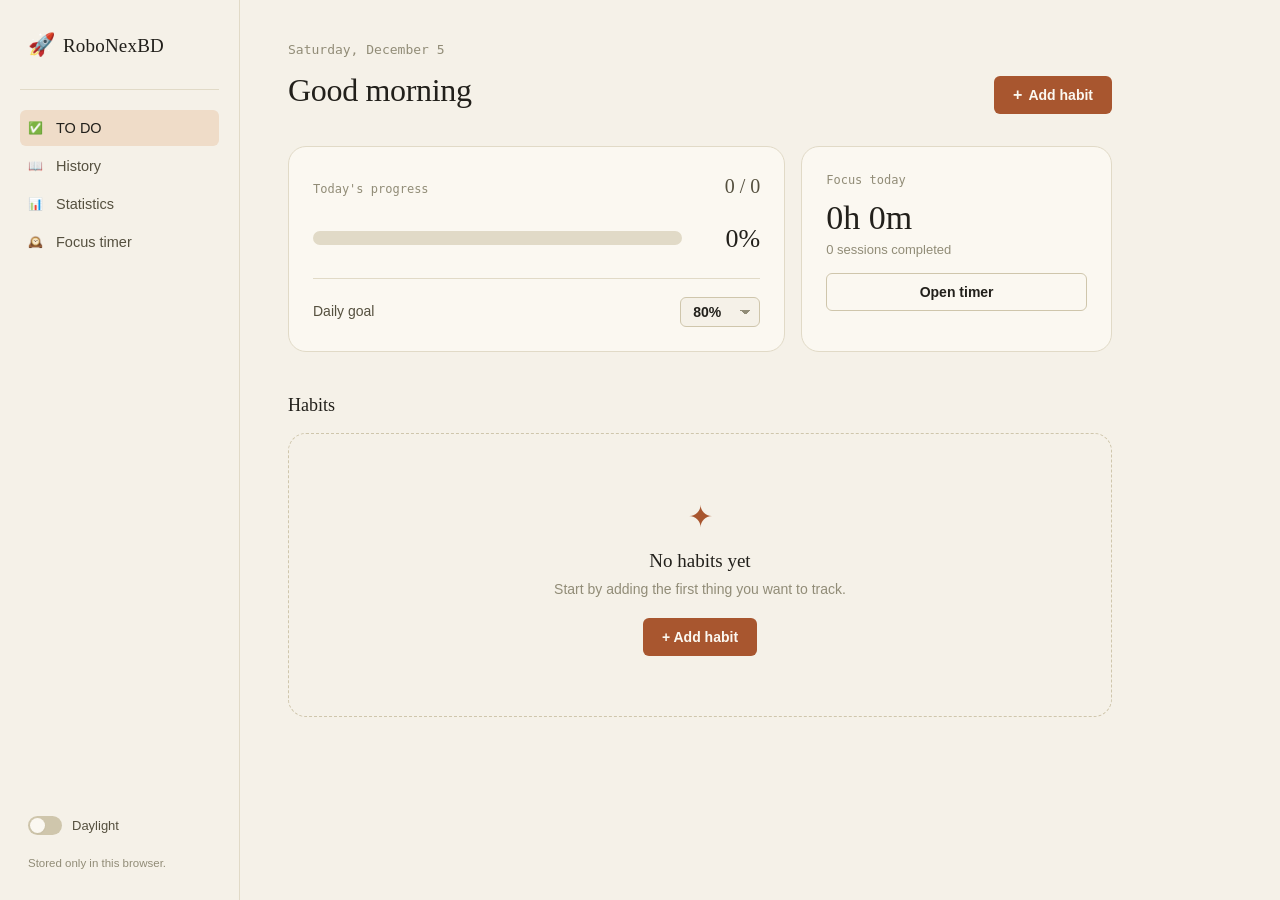
<file: index.html>
<!DOCTYPE html>
<html lang="en">
<head>
<meta charset="UTF-8" />
<meta name="viewport" content="width=device-width, initial-scale=1.0" />
<title>RoboNexBD Habits &amp; Focus</title>
<link rel="icon" href="https://scontent.fdac24-1.fna.fbcdn.net/v/t39.30808-6/774350257_122093458389453689_5585532026661555087_n.jpg?stp=dst-jpg_tt6&cstp=mx1254x1254&ctp=s1254x1254&_nc_cat=109&ccb=1-7&_nc_sid=6ee11a&_nc_eui2=AeHbPru2DSiujVigWd8sXuWLCYtAFRPSy0MJi0AVE9LLQ6v8tsSBLmxpA6dHnLyklCoQTt2VcYuGBYPnLGTp2Cle&_nc_ohc=uJTHqUQLiMIQ7kNvwHrd8Br&_nc_oc=AdrNnAa9mmsDdTIqDRN9Rfq73elRdqsK8bxcxMWrbJGskvKfgllwznMFb1kWSXqe6ZI&_nc_zt=23&_nc_ht=scontent.fdac24-1.fna&_nc_gid=e8xZl5EMJleLg_pBgwyDiw&_nc_ss=7b2a8&oh=00_AQLg4mk2naGSvX0Rr8bOuo_bcJBG1YNgwrK33JqobjF9tg&oe=6AAAE407" />
<link rel="stylesheet" href="style.css" />
</head>
<body>

<!-- ============ APP SHELL ============ -->
<div class="shell">

  <!-- ---------- Sidebar / desktop nav ---------- -->
  <aside class="rail">
    <div class="rail-mark">
      <span class="rail-mark-glyph">🚀</span>
      <span class="rail-mark-text">RoboNexBD</span>
    </div>

    <nav class="rail-nav" aria-label="Primary">
      <button class="rail-link is-active" data-view="dashboard">
        <span class="rail-link-glyph">✅</span>
        <span>TO DO</span>
      </button>
      <button class="rail-link" data-view="history">
        <span class="rail-link-glyph">📖</span>
        <span>History</span>
      </button>
      <button class="rail-link" data-view="stats">
        <span class="rail-link-glyph">📊</span>
        <span>Statistics</span>
      </button>
      <button class="rail-link" data-view="pomodoro">
        <span class="rail-link-glyph">🕰️</span>
        <span>Focus timer</span>
      </button>
    </nav>

    <div class="rail-foot">
      <button class="theme-toggle" id="themeToggle" aria-label="Toggle dark mode" title="Toggle theme">
        <span class="theme-toggle-track">
          <span class="theme-toggle-thumb"></span>
        </span>
        <span class="theme-toggle-label" id="themeToggleLabel">Daylight</span>
      </button>
      <p class="rail-note">Stored only in this browser.</p>
    </div>
  </aside>

  <!-- ---------- Main content ---------- -->
  <main class="stage">

    <!-- ============ DASHBOARD VIEW ============ -->
    <section class="view is-active" id="view-dashboard">

      <header class="stage-head">
        <div>
          <p class="stage-eyebrow" id="todayDate">Thursday, September 10</p>
          <h1 class="stage-title" id="greeting">Good morning</h1>
        </div>
        <button class="btn btn-primary" id="openAddHabit">
          <span class="btn-plus">+</span> Add habit
        </button>
      </header>

      <div class="dash-grid">

        <!-- Progress hero -->
        <div class="panel panel-hero">
          <div class="hero-top">
            <span class="panel-label">Today's progress</span>
            <span class="hero-fraction" id="progressFraction">0 / 0</span>
          </div>
          <div class="hero-bar-row">
            <div class="hero-bar-track">
              <div class="hero-bar-fill" id="progressBarFill" style="width:0%"></div>
            </div>
            <span class="hero-percent" id="progressPercent">0%</span>
          </div>

          <div class="hero-foot">
            <div class="goal-line">
              <span class="goal-line-label">Daily goal</span>
              <div class="goal-select-wrap">
                <select id="dailyGoalSelect" class="goal-select" aria-label="Daily goal percentage">
                  <option value="50">50%</option>
                  <option value="60">60%</option>
                  <option value="70">70%</option>
                  <option value="80" selected>80%</option>
                  <option value="90">90%</option>
                  <option value="100">100%</option>
                </select>
              </div>
            </div>
            <p class="goal-celebrate" id="goalCelebrate" hidden>Goal reached today — nicely done.</p>
          </div>
        </div>

        <!-- Focus summary -->
        <div class="panel panel-focus">
          <span class="panel-label">Focus today</span>
          <p class="focus-big" id="focusTodayBig">0h 0m</p>
          <p class="focus-sub" id="focusTodaySessions">0 sessions completed</p>
          <button class="btn btn-ghost btn-full" data-view="pomodoro">Open timer</button>
        </div>

      </div>

      <!-- Habit list -->
      <div class="section-head">
        <h2 class="section-title">Habits</h2>
        <span class="section-meta" id="habitCountMeta"></span>
      </div>

      <ul class="habit-list" id="habitList"></ul>

      <div class="empty-state" id="habitsEmpty" hidden>
        <p class="empty-glyph">✦</p>
        <p class="empty-title">No habits yet</p>
        <p class="empty-body">Start by adding the first thing you want to track.</p>
        <button class="btn btn-primary" id="emptyAddHabit">+ Add habit</button>
      </div>

    </section>

    <!-- ============ HISTORY VIEW ============ -->
    <section class="view" id="view-history">
      <header class="stage-head">
        <div>
          <p class="stage-eyebrow">Last 30 days</p>
          <h1 class="stage-title">History</h1>
        </div>
      </header>

      <div class="panel history-panel">
        <div class="history-legend">
          <span><i class="dot dot-complete"></i> Completed</span>
          <span><i class="dot dot-partial"></i> Partial</span>
          <span><i class="dot dot-missed"></i> Missed</span>
          <span><i class="dot dot-none"></i> No data</span>
        </div>
        <div class="history-grid" id="historyGrid"></div>
      </div>

      <div class="panel day-detail" id="dayDetail" hidden>
        <div class="day-detail-head">
          <h3 id="dayDetailTitle">—</h3>
          <span class="day-detail-pct" id="dayDetailPct">—</span>
        </div>
        <ul class="day-detail-list" id="dayDetailList"></ul>
      </div>
    </section>

    <!-- ============ STATISTICS VIEW ============ -->
    <section class="view" id="view-stats">
      <header class="stage-head">
        <div>
          <p class="stage-eyebrow">At a glance</p>
          <h1 class="stage-title">Statistics</h1>
        </div>
      </header>

      <div class="stat-grid">
        <div class="panel stat-card">
          <span class="panel-label">Today</span>
          <p class="stat-num" id="statToday">0%</p>
        </div>
        <div class="panel stat-card">
          <span class="panel-label">This week</span>
          <p class="stat-num" id="statWeek">0%</p>
        </div>
        <div class="panel stat-card">
          <span class="panel-label">This month</span>
          <p class="stat-num" id="statMonth">0%</p>
        </div>
        <div class="panel stat-card">
          <span class="panel-label">Best streak</span>
          <p class="stat-num" id="statBestStreak">0 <small>days</small></p>
        </div>
        <div class="panel stat-card">
          <span class="panel-label">Total completed</span>
          <p class="stat-num" id="statTotalCompleted">0</p>
        </div>
      </div>

      <div class="section-head">
        <h2 class="section-title">Focus timer</h2>
      </div>
      <div class="stat-grid">
        <div class="panel stat-card">
          <span class="panel-label">Sessions today</span>
          <p class="stat-num" id="pomoStatSessionsToday">0</p>
        </div>
        <div class="panel stat-card">
          <span class="panel-label">Focus time today</span>
          <p class="stat-num" id="pomoStatTimeToday">0h 0m</p>
        </div>
        <div class="panel stat-card">
          <span class="panel-label">Sessions this week</span>
          <p class="stat-num" id="pomoStatSessionsWeek">0</p>
        </div>
        <div class="panel stat-card">
          <span class="panel-label">Focus time this week</span>
          <p class="stat-num" id="pomoStatTimeWeek">0h 0m</p>
        </div>
      </div>
    </section>

    <!-- ============ POMODORO VIEW ============ -->
    <section class="view" id="view-pomodoro">
      <header class="stage-head">
        <div>
          <p class="stage-eyebrow">Deep work</p>
          <h1 class="stage-title">Focus timer</h1>
        </div>
        <button class="btn btn-ghost" id="openPomodoroSettings">Settings</button>
      </header>

      <div class="pomo-layout">

        <div class="panel pomo-panel">

          <div class="pomo-modes" id="pomoModes">
            <button class="pomo-mode is-active" data-mode="focus">Focus</button>
            <button class="pomo-mode" data-mode="short">Short break</button>
            <button class="pomo-mode" data-mode="long">Long break</button>
          </div>

          <div class="pomo-face">
            <svg class="pomo-ring" viewBox="0 0 220 220" width="260" height="260">
              <circle class="pomo-ring-track" cx="110" cy="110" r="100"></circle>
              <circle class="pomo-ring-fill" id="pomoRingFill" cx="110" cy="110" r="100"></circle>
            </svg>
            <div class="pomo-face-inner">
              <span class="pomo-time" id="pomoTime">25:00</span>
              <span class="pomo-mode-label" id="pomoModeLabel">Focus session</span>
            </div>
          </div>

          <div class="pomo-controls">
            <button class="pomo-btn pomo-btn-secondary" id="pomoReset" aria-label="Reset">↺</button>
            <button class="pomo-btn pomo-btn-primary" id="pomoStart">Start</button>
            <button class="pomo-btn pomo-btn-secondary" id="pomoSkip" aria-label="Skip">⇥</button>
          </div>

          <p class="pomo-toast" id="pomoToast" hidden></p>
        </div>

        <div class="panel pomo-side">
          <div class="pomo-side-block">
            <span class="panel-label">Focus on</span>
            <button class="pomo-habit-picker" id="pomoHabitPicker">
              <span id="pomoHabitPickerLabel">No habit selected</span>
              <span class="pomo-habit-picker-caret">⌄</span>
            </button>
            <ul class="pomo-habit-menu" id="pomoHabitMenu" hidden></ul>
          </div>

          <div class="pomo-side-block">
            <span class="panel-label">Sessions today</span>
            <div class="pomo-dots" id="pomoSessionDots"></div>
            <p class="pomo-side-meta"><span id="pomoSessionsTodayNum">0</span> completed · <span id="pomoFocusTodayNum">0h 0m</span></p>
          </div>

          <div class="pomo-side-block" id="pomoHabitTallyBlock" hidden>
            <span class="panel-label">Sessions on this habit</span>
            <p class="pomo-side-big" id="pomoHabitTallyNum">0</p>
          </div>
        </div>

      </div>
    </section>

  </main>
</div>

<!-- ---------- Mobile bottom nav ---------- -->
<nav class="tabbar" aria-label="Primary">
  <button class="tabbar-link is-active" data-view="dashboard">
    <span class="tabbar-glyph">✅</span><span>TO DO</span>
  </button>
  <button class="tabbar-link" data-view="history">
    <span class="tabbar-glyph">📖</span><span>History</span>
  </button>
  <button class="tabbar-link" data-view="stats">
    <span class="tabbar-glyph">📊</span><span>Stats</span>
  </button>
  <button class="tabbar-link" data-view="pomodoro">
    <span class="tabbar-glyph">🕰️</span><span>Focus</span>
  </button>
</nav>


<!-- ============ ADD / EDIT HABIT MODAL ============ -->
<div class="modal-veil" id="habitModalVeil" hidden>
  <div class="modal" role="dialog" aria-modal="true" aria-labelledby="habitModalTitle">
    <div class="modal-head">
      <h2 id="habitModalTitle">Add habit</h2>
      <button class="modal-close" id="closeHabitModal" aria-label="Close">✕</button>
    </div>

    <form id="habitForm">
      <label class="field">
        <span class="field-label">Habit name</span>
        <input type="text" id="habitNameInput" class="field-input" placeholder="Study 2 hours" maxlength="40" required />
      </label>

      <div class="field">
        <span class="field-label">Icon</span>
        <div class="emoji-grid" id="emojiGrid"></div>
      </div>

      <div class="field">
        <span class="field-label">Accent colour <span class="field-optional">(optional)</span></span>
        <div class="color-grid" id="colorGrid"></div>
      </div>

      <div class="modal-actions">
        <button type="button" class="btn btn-ghost" id="cancelHabitModal">Cancel</button>
        <button type="submit" class="btn btn-primary">Save habit</button>
      </div>
    </form>
  </div>
</div>

<!-- ============ DELETE CONFIRM MODAL ============ -->
<div class="modal-veil" id="deleteModalVeil" hidden>
  <div class="modal modal-small" role="dialog" aria-modal="true" aria-labelledby="deleteModalTitle">
    <h2 id="deleteModalTitle">Delete this habit?</h2>
    <p class="modal-body-text">Its history will be removed too. This can't be undone.</p>
    <div class="modal-actions">
      <button type="button" class="btn btn-ghost" id="cancelDelete">Cancel</button>
      <button type="button" class="btn btn-danger" id="confirmDelete">Delete</button>
    </div>
  </div>
</div>

<!-- ============ POMODORO SETTINGS MODAL ============ -->
<div class="modal-veil" id="pomoSettingsVeil" hidden>
  <div class="modal" role="dialog" aria-modal="true" aria-labelledby="pomoSettingsTitle">
    <div class="modal-head">
      <h2 id="pomoSettingsTitle">Timer settings</h2>
      <button class="modal-close" id="closePomoSettings" aria-label="Close">✕</button>
    </div>

    <form id="pomoSettingsForm">
      <div class="field-row">
        <label class="field">
          <span class="field-label">Focus (minutes)</span>
          <input type="number" id="settingFocus" class="field-input" min="1" max="180" required />
        </label>
        <label class="field">
          <span class="field-label">Short break</span>
          <input type="number" id="settingShort" class="field-input" min="1" max="60" required />
        </label>
      </div>
      <div class="field-row">
        <label class="field">
          <span class="field-label">Long break</span>
          <input type="number" id="settingLong" class="field-input" min="1" max="90" required />
        </label>
        <label class="field">
          <span class="field-label">Sessions before long break</span>
          <input type="number" id="settingCycle" class="field-input" min="2" max="8" required />
        </label>
      </div>

      <label class="switch-row">
        <span class="field-label">Sound on completion</span>
        <span class="switch">
          <input type="checkbox" id="settingSound" checked />
          <span class="switch-track"><span class="switch-thumb"></span></span>
        </span>
      </label>

      <div class="modal-actions">
        <button type="button" class="btn btn-ghost" id="cancelPomoSettings">Cancel</button>
        <button type="submit" class="btn btn-primary">Save settings</button>
      </div>
    </form>
  </div>
</div>

<div class="toast" id="globalToast" hidden></div>

<script src="script.js"></script>
</body>
</html>
</file>
<file: style.css>
/* ==========================================================================
   ALMANAC — a quiet daily-planner aesthetic.
   Warm parchment paper by day, deep indigo ledger by night.
   One accent colour does the work; everything else stays quiet.
   ========================================================================== */

:root{
  /* ---- Light theme: "paper" ---- */
  --paper:        #F5F1E8;
  --paper-raised: #FBF8F1;
  --ink:          #22201B;
  --ink-soft:     #55503F;
  --ink-faint:    #918C77;
  --line:         #E1DAC7;
  --line-strong:  #CFC6AC;
  --accent:       #A8562F;   /* burnt sienna — the one bold colour */
  --accent-ink:   #FBF8F1;
  --accent-soft:  #EFDCC8;
  --good:         #5B7553;
  --warn:         #C08A2E;
  --bad:          #B0553F;

  --shadow-1: 0 1px 2px rgba(34,32,27,0.05);
  --shadow-2: 0 6px 20px -6px rgba(34,32,27,0.14);

  --radius-s: 6px;
  --radius-m: 12px;
  --radius-l: 18px;

  /* System-font stacks only — no network requests, no CDN dependency.
     Serif display leans on whatever high-quality serif the OS ships
     (Georgia/Iowan/Charter-family), sans body on the OS UI font. */
  --font-display: Georgia, 'Iowan Old Style', 'Palatino Linotype', 'URW Palladio L', Palatino, serif;
  --font-body: -apple-system, BlinkMacSystemFont, 'Segoe UI', Roboto, Helvetica, Arial, sans-serif;
  --font-mono: ui-monospace, 'SF Mono', 'Cascadia Code', 'Roboto Mono', Consolas, monospace;

  color-scheme: light;
}

html[data-theme="dark"]{
  /* ---- Dark theme: "ledger" ---- */
  --paper:        #17181C;
  --paper-raised: #1E2025;
  --ink:          #ECE7DA;
  --ink-soft:     #B3AD9B;
  --ink-faint:    #706A5A;
  --line:         #2B2D33;
  --line-strong:  #383B42;
  --accent:       #E08A54;
  --accent-ink:   #17181C;
  --accent-soft:  #3A2C22;
  --good:         #8CAB80;
  --warn:         #DBAD5C;
  --bad:          #E0846C;

  --shadow-1: 0 1px 2px rgba(0,0,0,0.3);
  --shadow-2: 0 10px 30px -8px rgba(0,0,0,0.55);

  color-scheme: dark;
}

*, *::before, *::after{ box-sizing: border-box; }

/* The [hidden] attribute must always win over component display rules
   (e.g. .modal-veil{display:flex}), otherwise hidden elements stay in
   the layout and can intercept clicks. */
[hidden]{ display: none !important; }

@media (prefers-reduced-motion: reduce){
  *, *::before, *::after{
    animation-duration: 0.001ms !important;
    animation-iteration-count: 1 !important;
    transition-duration: 0.001ms !important;
    scroll-behavior: auto !important;
  }
}

html, body{
  height: 100%;
}

body{
  margin: 0;
  background: var(--paper);
  color: var(--ink);
  font-family: var(--font-body);
  font-size: 15px;
  line-height: 1.5;
  -webkit-font-smoothing: antialiased;
  transition: background-color 0.25s ease, color 0.25s ease;
}

::selection{ background: var(--accent-soft); color: var(--ink); }

button, input, select{ font-family: inherit; color: inherit; }
button{ cursor: pointer; }

:focus-visible{
  outline: 2px solid var(--accent);
  outline-offset: 2px;
  border-radius: 4px;
}

h1, h2, h3{ margin: 0; font-family: var(--font-display); font-weight: 500; }

/* ==========================================================================
   SHELL LAYOUT
   ========================================================================== */

.shell{
  display: grid;
  grid-template-columns: 240px 1fr;
  min-height: 100vh;
}

.rail{
  border-right: 1px solid var(--line);
  padding: 28px 20px;
  display: flex;
  flex-direction: column;
  position: sticky;
  top: 0;
  height: 100vh;
}

.rail-mark{
  display: flex;
  align-items: baseline;
  gap: 8px;
  padding: 0 8px 28px;
  margin-bottom: 8px;
  border-bottom: 1px solid var(--line);
}
.rail-mark-glyph{
  font-family: var(--font-display);
  font-size: 22px;
  color: var(--accent);
}
.rail-mark-text{
  font-family: var(--font-display);
  font-size: 19px;
  font-weight: 500;
  letter-spacing: 0.01em;
}

.rail-nav{
  display: flex;
  flex-direction: column;
  gap: 2px;
  margin-top: 12px;
}

.rail-link{
  display: flex;
  align-items: center;
  gap: 12px;
  background: none;
  border: none;
  text-align: left;
  padding: 10px 8px;
  border-radius: var(--radius-s);
  color: var(--ink-soft);
  font-size: 14.5px;
  font-weight: 500;
  transition: background-color 0.15s ease, color 0.15s ease;
}
.rail-link-glyph{
  font-family: var(--font-mono);
  font-size: 12px;
  color: var(--ink-faint);
  width: 16px;
  transition: color 0.15s ease;
}
.rail-link:hover{ background: var(--paper-raised); color: var(--ink); }
.rail-link.is-active{ background: var(--accent-soft); color: var(--ink); }
.rail-link.is-active .rail-link-glyph{ color: var(--accent); }

.rail-foot{
  margin-top: auto;
  display: flex;
  flex-direction: column;
  gap: 12px;
}

.theme-toggle{
  display: flex;
  align-items: center;
  gap: 10px;
  background: none;
  border: none;
  padding: 8px;
  border-radius: var(--radius-s);
  width: 100%;
}
.theme-toggle:hover{ background: var(--paper-raised); }
.theme-toggle-track{
  width: 34px; height: 19px;
  border-radius: 999px;
  background: var(--line-strong);
  position: relative;
  flex-shrink: 0;
  transition: background-color 0.2s ease;
}
.theme-toggle-thumb{
  position: absolute;
  top: 2px; left: 2px;
  width: 15px; height: 15px;
  border-radius: 50%;
  background: var(--paper-raised);
  box-shadow: var(--shadow-1);
  transition: transform 0.2s ease;
}
html[data-theme="dark"] .theme-toggle-track{ background: var(--accent); }
html[data-theme="dark"] .theme-toggle-thumb{ transform: translateX(15px); }
.theme-toggle-label{ font-size: 13px; color: var(--ink-soft); }

.rail-note{
  font-size: 11.5px;
  color: var(--ink-faint);
  padding: 0 8px;
  margin: 0;
}

.stage{
  padding: 40px 48px 100px;
  max-width: 920px;
}

/* ==========================================================================
   VIEW SWITCHING
   ========================================================================== */

.view{ display: none; animation: view-in 0.35s ease; }
.view.is-active{ display: block; }

@keyframes view-in{
  from{ opacity: 0; transform: translateY(6px); }
  to{ opacity: 1; transform: translateY(0); }
}

.stage-head{
  display: flex;
  align-items: flex-end;
  justify-content: space-between;
  gap: 20px;
  margin-bottom: 32px;
}

.stage-eyebrow{
  margin: 0 0 6px;
  font-size: 13px;
  color: var(--ink-faint);
  font-family: var(--font-mono);
}

.stage-title{
  font-size: 32px;
  letter-spacing: -0.01em;
}

/* ==========================================================================
   BUTTONS
   ========================================================================== */

.btn{
  border: 1px solid transparent;
  border-radius: var(--radius-s);
  padding: 10px 18px;
  font-size: 14px;
  font-weight: 600;
  display: inline-flex;
  align-items: center;
  gap: 6px;
  transition: transform 0.12s ease, background-color 0.15s ease, border-color 0.15s ease;
  white-space: nowrap;
}
.btn:active{ transform: scale(0.97); }

.btn-primary{
  background: var(--accent);
  color: var(--accent-ink);
}
.btn-primary:hover{ filter: brightness(1.06); }
.btn-plus{ font-size: 16px; line-height: 1; }

.btn-ghost{
  background: transparent;
  border-color: var(--line-strong);
  color: var(--ink);
}
.btn-ghost:hover{ background: var(--paper-raised); }

.btn-danger{
  background: var(--bad);
  color: #FBF8F1;
}
.btn-danger:hover{ filter: brightness(1.08); }

.btn-full{ width: 100%; justify-content: center; margin-top: 14px; }

/* ==========================================================================
   PANELS
   ========================================================================== */

.panel{
  background: var(--paper-raised);
  border: 1px solid var(--line);
  border-radius: var(--radius-l);
  padding: 24px;
}

.panel-label{
  display: block;
  font-size: 12px;
  font-family: var(--font-mono);
  color: var(--ink-faint);
  margin-bottom: 10px;
}

/* ==========================================================================
   DASHBOARD — hero progress + focus summary
   ========================================================================== */

.dash-grid{
  display: grid;
  grid-template-columns: 1.6fr 1fr;
  gap: 16px;
  margin-bottom: 40px;
}

.panel-hero{ display: flex; flex-direction: column; }

.hero-top{
  display: flex;
  align-items: baseline;
  justify-content: space-between;
  margin-bottom: 18px;
}
.hero-top .panel-label{ margin: 0; }
.hero-fraction{
  font-family: var(--font-display);
  font-size: 20px;
  color: var(--ink-soft);
}

.hero-bar-row{
  display: flex;
  align-items: center;
  gap: 14px;
}

.hero-bar-track{
  flex: 1;
  height: 14px;
  border-radius: 999px;
  background: var(--line);
  overflow: hidden;
}
.hero-bar-fill{
  height: 100%;
  border-radius: 999px;
  background: var(--accent);
  width: 0%;
  transition: width 0.6s cubic-bezier(0.22, 1, 0.36, 1);
}
.hero-percent{
  font-family: var(--font-display);
  font-size: 26px;
  min-width: 64px;
  text-align: right;
}

.hero-foot{
  margin-top: 20px;
  padding-top: 18px;
  border-top: 1px solid var(--line);
}

.goal-line{
  display: flex;
  align-items: center;
  justify-content: space-between;
}
.goal-line-label{ font-size: 14px; color: var(--ink-soft); font-weight: 500; }

.goal-select-wrap{ position: relative; }
.goal-select{
  appearance: none;
  background: var(--paper);
  border: 1px solid var(--line-strong);
  border-radius: var(--radius-s);
  padding: 6px 30px 6px 12px;
  font-size: 14px;
  font-weight: 600;
  color: var(--ink);
  background-image: linear-gradient(45deg, transparent 50%, var(--ink-faint) 50%), linear-gradient(135deg, var(--ink-faint) 50%, transparent 50%);
  background-position: calc(100% - 14px) 55%, calc(100% - 9px) 55%;
  background-size: 5px 5px, 5px 5px;
  background-repeat: no-repeat;
}

.goal-celebrate{
  margin: 12px 0 0;
  font-size: 13.5px;
  color: var(--good);
  font-weight: 500;
  animation: celebrate-in 0.4s ease;
}
@keyframes celebrate-in{
  from{ opacity: 0; transform: translateY(4px); }
  to{ opacity: 1; transform: translateY(0); }
}

.panel-focus{ display: flex; flex-direction: column; }
.focus-big{
  font-family: var(--font-display);
  font-size: 34px;
  margin: 0;
  line-height: 1.1;
}
.focus-sub{
  margin: 4px 0 0;
  font-size: 13px;
  color: var(--ink-faint);
}

/* ==========================================================================
   SECTION HEADERS
   ========================================================================== */

.section-head{
  display: flex;
  align-items: baseline;
  justify-content: space-between;
  margin: 0 0 14px;
}
.section-title{ font-size: 18px; }
.section-meta{ font-size: 13px; color: var(--ink-faint); font-family: var(--font-mono); }

/* ==========================================================================
   HABIT LIST
   ========================================================================== */

.habit-list{
  list-style: none;
  margin: 0;
  padding: 0;
  display: flex;
  flex-direction: column;
  gap: 10px;
}

.habit-card{
  display: flex;
  align-items: center;
  gap: 14px;
  background: var(--paper-raised);
  border: 1px solid var(--line);
  border-radius: var(--radius-m);
  padding: 14px 16px;
  transition: border-color 0.15s ease, background-color 0.4s ease;
  position: relative;
}

.habit-card.is-done{
  background: color-mix(in srgb, var(--habit-accent, var(--accent)) 8%, var(--paper-raised));
  border-color: color-mix(in srgb, var(--habit-accent, var(--accent)) 30%, var(--line));
}

.habit-check{
  flex-shrink: 0;
  width: 26px; height: 26px;
  border-radius: 50%;
  border: 1.5px solid var(--line-strong);
  background: var(--paper);
  display: flex;
  align-items: center;
  justify-content: center;
  transition: transform 0.15s ease, background-color 0.2s ease, border-color 0.2s ease;
}
.habit-check:active{ transform: scale(0.88); }
.habit-check svg{
  width: 13px; height: 13px;
  opacity: 0;
  transform: scale(0.5);
  transition: opacity 0.15s ease, transform 0.15s ease;
}
.habit-card.is-done .habit-check{
  background: var(--habit-accent, var(--accent));
  border-color: var(--habit-accent, var(--accent));
}
.habit-card.is-done .habit-check svg{ opacity: 1; transform: scale(1); }
.habit-card.is-done .habit-check svg path{ stroke: var(--accent-ink); }

.habit-check.pulse{ animation: check-pulse 0.35s ease; }
@keyframes check-pulse{
  0%{ transform: scale(1); }
  40%{ transform: scale(1.18); }
  100%{ transform: scale(1); }
}

.habit-icon{
  width: 38px; height: 38px;
  border-radius: 10px;
  background: var(--paper);
  border: 1px solid var(--line);
  display: flex;
  align-items: center;
  justify-content: center;
  font-size: 18px;
  flex-shrink: 0;
}

.habit-main{ flex: 1; min-width: 0; }
.habit-name{
  font-size: 14.5px;
  font-weight: 600;
  margin: 0 0 2px;
  white-space: nowrap;
  overflow: hidden;
  text-overflow: ellipsis;
}
.habit-meta{
  display: flex;
  align-items: center;
  gap: 10px;
  font-size: 12.5px;
  color: var(--ink-faint);
}
.habit-streak{ display: inline-flex; align-items: center; gap: 3px; }
.habit-streak-flame{ color: var(--warn); }

.habit-actions{
  display: flex;
  align-items: center;
  gap: 4px;
  flex-shrink: 0;
}
.habit-action-btn{
  width: 30px; height: 30px;
  border-radius: var(--radius-s);
  background: transparent;
  border: none;
  color: var(--ink-faint);
  display: flex;
  align-items: center;
  justify-content: center;
  font-size: 14px;
  transition: background-color 0.15s ease, color 0.15s ease;
}
.habit-action-btn:hover{ background: var(--paper); color: var(--ink); }
.habit-action-btn.danger:hover{ color: var(--bad); }

/* ==========================================================================
   EMPTY STATES
   ========================================================================== */

.empty-state{
  text-align: center;
  padding: 60px 20px;
  border: 1px dashed var(--line-strong);
  border-radius: var(--radius-l);
}
.empty-glyph{ font-size: 30px; margin: 0 0 8px; color: var(--accent); }
.empty-title{
  font-family: var(--font-display);
  font-size: 19px;
  margin: 0 0 4px;
}
.empty-body{
  margin: 0 0 18px;
  color: var(--ink-faint);
  font-size: 14px;
}

/* ==========================================================================
   HISTORY VIEW
   ========================================================================== */

.history-panel{ margin-bottom: 20px; }

.history-legend{
  display: flex;
  flex-wrap: wrap;
  gap: 18px;
  margin-bottom: 20px;
  font-size: 12.5px;
  color: var(--ink-soft);
}
.history-legend span{ display: inline-flex; align-items: center; gap: 6px; }

.dot{
  width: 9px; height: 9px;
  border-radius: 50%;
  display: inline-block;
}
.dot-complete{ background: var(--good); }
.dot-partial{ background: var(--warn); }
.dot-missed{ background: var(--bad); }
.dot-none{ background: var(--line-strong); }

.history-grid{
  display: grid;
  grid-template-columns: repeat(10, 1fr);
  gap: 6px;
}

.history-cell{
  aspect-ratio: 1;
  border-radius: 7px;
  border: 1px solid var(--line);
  display: flex;
  align-items: center;
  justify-content: center;
  font-size: 11px;
  color: var(--ink-faint);
  font-family: var(--font-mono);
  transition: transform 0.12s ease, border-color 0.12s ease;
  background: var(--paper);
}
.history-cell:hover{ transform: scale(1.08); border-color: var(--ink-faint); }
.history-cell.is-selected{ outline: 2px solid var(--accent); outline-offset: 1px; }

.history-cell[data-status="complete"]{ background: color-mix(in srgb, var(--good) 22%, var(--paper)); color: var(--ink); }
.history-cell[data-status="partial"]{ background: color-mix(in srgb, var(--warn) 22%, var(--paper)); color: var(--ink); }
.history-cell[data-status="missed"]{ background: color-mix(in srgb, var(--bad) 18%, var(--paper)); color: var(--ink); }
.history-cell[data-status="none"]{ color: var(--ink-faint); }

.day-detail{ animation: view-in 0.25s ease; }
.day-detail-head{
  display: flex;
  align-items: baseline;
  justify-content: space-between;
  margin-bottom: 14px;
}
.day-detail-head h3{ font-size: 18px; }
.day-detail-pct{ font-family: var(--font-mono); font-size: 13px; color: var(--ink-faint); }

.day-detail-list{
  list-style: none;
  margin: 0; padding: 0;
  display: flex;
  flex-direction: column;
  gap: 8px;
}
.day-detail-list li{
  display: flex;
  align-items: center;
  gap: 10px;
  font-size: 14px;
  padding: 8px 0;
  border-bottom: 1px solid var(--line);
}
.day-detail-list li:last-child{ border-bottom: none; }
.day-detail-list .di-mark{ width: 16px; text-align: center; }
.day-detail-list .di-mark.yes{ color: var(--good); }
.day-detail-list .di-mark.no{ color: var(--bad); }

/* ==========================================================================
   STATISTICS
   ========================================================================== */

.stat-grid{
  display: grid;
  grid-template-columns: repeat(auto-fit, minmax(160px, 1fr));
  gap: 14px;
  margin-bottom: 32px;
}
.stat-card{ padding: 20px; }
.stat-num{
  font-family: var(--font-display);
  font-size: 28px;
  margin: 0;
}
.stat-num small{ font-size: 15px; color: var(--ink-faint); font-family: var(--font-body); }

/* ==========================================================================
   POMODORO
   ========================================================================== */

.pomo-layout{
  display: grid;
  grid-template-columns: 1.3fr 1fr;
  gap: 16px;
  align-items: start;
}

.pomo-panel{
  display: flex;
  flex-direction: column;
  align-items: center;
  padding: 40px 24px;
}

.pomo-modes{
  display: flex;
  gap: 4px;
  background: var(--paper);
  border: 1px solid var(--line);
  border-radius: 999px;
  padding: 4px;
  margin-bottom: 32px;
}
.pomo-mode{
  border: none;
  background: transparent;
  padding: 8px 16px;
  border-radius: 999px;
  font-size: 13px;
  font-weight: 600;
  color: var(--ink-faint);
  transition: background-color 0.15s ease, color 0.15s ease;
}
.pomo-mode.is-active{ background: var(--accent); color: var(--accent-ink); }

.pomo-face{
  position: relative;
  width: 260px; height: 260px;
  display: flex;
  align-items: center;
  justify-content: center;
  margin-bottom: 32px;
}
.pomo-ring{ position: absolute; inset: 0; transform: rotate(-90deg); }
.pomo-ring-track{
  fill: none;
  stroke: var(--line);
  stroke-width: 8;
}
.pomo-ring-fill{
  fill: none;
  stroke: var(--accent);
  stroke-width: 8;
  stroke-linecap: round;
  stroke-dasharray: 628.3;
  stroke-dashoffset: 0;
  transition: stroke-dashoffset 1s linear;
}
.pomo-face-inner{
  position: relative;
  display: flex;
  flex-direction: column;
  align-items: center;
  gap: 6px;
}
.pomo-time{
  font-family: var(--font-display);
  font-size: 52px;
  font-variant-numeric: tabular-nums;
  letter-spacing: -0.01em;
}
.pomo-mode-label{
  font-size: 13px;
  color: var(--ink-faint);
  font-family: var(--font-mono);
}

.pomo-controls{
  display: flex;
  align-items: center;
  gap: 16px;
}
.pomo-btn{
  border: none;
  border-radius: 999px;
  transition: transform 0.12s ease, filter 0.15s ease;
}
.pomo-btn:active{ transform: scale(0.94); }
.pomo-btn-primary{
  background: var(--accent);
  color: var(--accent-ink);
  padding: 14px 40px;
  font-size: 15px;
  font-weight: 700;
}
.pomo-btn-primary:hover{ filter: brightness(1.06); }
.pomo-btn-secondary{
  width: 44px; height: 44px;
  background: var(--paper);
  border: 1px solid var(--line-strong);
  color: var(--ink-soft);
  font-size: 16px;
}
.pomo-btn-secondary:hover{ background: var(--paper-raised); color: var(--ink); }

.pomo-toast{
  margin: 20px 0 0;
  font-size: 13.5px;
  color: var(--good);
  font-weight: 500;
  animation: celebrate-in 0.4s ease;
}

.pomo-side{ display: flex; flex-direction: column; gap: 24px; }
.pomo-side-block{ position: relative; }
.pomo-side-block + .pomo-side-block{ padding-top: 24px; border-top: 1px solid var(--line); }

.pomo-habit-picker{
  width: 100%;
  display: flex;
  align-items: center;
  justify-content: space-between;
  background: var(--paper);
  border: 1px solid var(--line-strong);
  border-radius: var(--radius-s);
  padding: 10px 14px;
  font-size: 14px;
  font-weight: 500;
  text-align: left;
}
.pomo-habit-picker:hover{ background: var(--paper-raised); }
.pomo-habit-picker-caret{ color: var(--ink-faint); }

.pomo-habit-menu{
  list-style: none;
  margin: 8px 0 0;
  padding: 6px;
  background: var(--paper-raised);
  border: 1px solid var(--line);
  border-radius: var(--radius-m);
  box-shadow: var(--shadow-2);
  position: absolute;
  left: 0; right: 0;
  z-index: 10;
  max-height: 220px;
  overflow-y: auto;
}
.pomo-habit-menu li button{
  width: 100%;
  text-align: left;
  background: none;
  border: none;
  padding: 9px 10px;
  border-radius: var(--radius-s);
  font-size: 13.5px;
  display: flex;
  align-items: center;
  gap: 8px;
}
.pomo-habit-menu li button:hover{ background: var(--paper); }

.pomo-dots{
  display: flex;
  gap: 7px;
  margin-bottom: 10px;
}
.pomo-dot{
  width: 12px; height: 12px;
  border-radius: 50%;
  background: var(--line);
  border: 1px solid var(--line-strong);
}
.pomo-dot.is-filled{ background: var(--accent); border-color: var(--accent); }

.pomo-side-meta{ margin: 0; font-size: 13px; color: var(--ink-faint); }
.pomo-side-big{
  font-family: var(--font-display);
  font-size: 30px;
  margin: 0;
}

/* ==========================================================================
   MODALS
   ========================================================================== */

.modal-veil{
  position: fixed; inset: 0;
  background: rgba(20, 18, 14, 0.45);
  backdrop-filter: blur(2px);
  display: flex;
  align-items: center;
  justify-content: center;
  padding: 20px;
  z-index: 100;
  animation: veil-in 0.2s ease;
}
@keyframes veil-in{ from{ opacity: 0; } to{ opacity: 1; } }

.modal{
  background: var(--paper-raised);
  border: 1px solid var(--line);
  border-radius: var(--radius-l);
  padding: 28px;
  width: 100%;
  max-width: 420px;
  box-shadow: var(--shadow-2);
  animation: modal-in 0.25s cubic-bezier(0.22, 1, 0.36, 1);
  max-height: 90vh;
  overflow-y: auto;
}
@keyframes modal-in{
  from{ opacity: 0; transform: translateY(10px) scale(0.98); }
  to{ opacity: 1; transform: translateY(0) scale(1); }
}
.modal-small{ max-width: 360px; }

.modal-head{
  display: flex;
  align-items: center;
  justify-content: space-between;
  margin-bottom: 20px;
}
.modal-head h2{ font-size: 20px; }
.modal-close{
  width: 30px; height: 30px;
  border-radius: 50%;
  background: none;
  border: none;
  color: var(--ink-faint);
  font-size: 14px;
}
.modal-close:hover{ background: var(--paper); color: var(--ink); }

.modal-body-text{ color: var(--ink-soft); font-size: 14px; margin: 0 0 22px; }

.field{ display: block; margin-bottom: 18px; }
.field-row{ display: grid; grid-template-columns: 1fr 1fr; gap: 14px; }
.field-label{
  display: block;
  font-size: 13px;
  font-weight: 600;
  margin-bottom: 8px;
}
.field-optional{ font-weight: 400; color: var(--ink-faint); }
.field-input{
  width: 100%;
  background: var(--paper);
  border: 1px solid var(--line-strong);
  border-radius: var(--radius-s);
  padding: 10px 12px;
  font-size: 14px;
}
.field-input:focus{ border-color: var(--accent); }

.emoji-grid{
  display: grid;
  grid-template-columns: repeat(5, 1fr);
  gap: 8px;
}
.emoji-opt{
  aspect-ratio: 1;
  border-radius: var(--radius-s);
  border: 1.5px solid var(--line);
  background: var(--paper);
  font-size: 18px;
  display: flex;
  align-items: center;
  justify-content: center;
  transition: border-color 0.15s ease, background-color 0.15s ease;
}
.emoji-opt:hover{ background: var(--paper-raised); }
.emoji-opt.is-selected{ border-color: var(--accent); background: var(--accent-soft); }

.color-grid{ display: flex; gap: 10px; flex-wrap: wrap; }
.color-opt{
  width: 30px; height: 30px;
  border-radius: 50%;
  border: 2px solid transparent;
  position: relative;
}
.color-opt.is-selected{ border-color: var(--ink); }
.color-opt.is-selected::after{
  content: '';
  position: absolute; inset: -4px;
  border-radius: 50%;
  border: 1px solid var(--ink-faint);
}

.switch-row{
  display: flex;
  align-items: center;
  justify-content: space-between;
  margin-bottom: 22px;
}
.switch{ position: relative; display: inline-block; }
.switch input{ position: absolute; opacity: 0; width: 100%; height: 100%; margin: 0; cursor: pointer; }
.switch-track{
  display: block;
  width: 38px; height: 22px;
  border-radius: 999px;
  background: var(--line-strong);
  position: relative;
  transition: background-color 0.2s ease;
}
.switch-thumb{
  position: absolute;
  top: 2px; left: 2px;
  width: 18px; height: 18px;
  border-radius: 50%;
  background: var(--paper-raised);
  box-shadow: var(--shadow-1);
  transition: transform 0.2s ease;
}
.switch input:checked + .switch-track{ background: var(--accent); }
.switch input:checked + .switch-track .switch-thumb{ transform: translateX(16px); }

.modal-actions{
  display: flex;
  justify-content: flex-end;
  gap: 10px;
  margin-top: 4px;
}

/* ==========================================================================
   TOASTS
   ========================================================================== */

.toast{
  position: fixed;
  bottom: 28px;
  left: 50%;
  transform: translateX(-50%);
  background: var(--ink);
  color: var(--paper);
  padding: 12px 20px;
  border-radius: 999px;
  font-size: 13.5px;
  font-weight: 500;
  box-shadow: var(--shadow-2);
  z-index: 200;
  animation: toast-in 0.3s cubic-bezier(0.22, 1, 0.36, 1);
}
@keyframes toast-in{
  from{ opacity: 0; transform: translate(-50%, 10px); }
  to{ opacity: 1; transform: translate(-50%, 0); }
}
html[data-theme="dark"] .toast{ background: var(--accent); color: var(--accent-ink); }

/* ==========================================================================
   MOBILE BOTTOM NAV (hidden on desktop)
   ========================================================================== */

.tabbar{
  display: none;
}

/* ==========================================================================
   RESPONSIVE
   ========================================================================== */

@media (max-width: 900px){
  .shell{ grid-template-columns: 1fr; }
  .rail{ display: none; }

  .stage{
    padding: 24px 18px 90px;
    max-width: 100%;
  }

  .dash-grid{ grid-template-columns: 1fr; }
  .pomo-layout{ grid-template-columns: 1fr; }
  .field-row{ grid-template-columns: 1fr; }
  .stat-grid{ grid-template-columns: repeat(2, 1fr); }

  .stage-title{ font-size: 26px; }

  .history-grid{ grid-template-columns: repeat(6, 1fr); }

  .tabbar{
    display: flex;
    position: fixed;
    bottom: 0; left: 0; right: 0;
    background: var(--paper-raised);
    border-top: 1px solid var(--line);
    padding: 8px 6px calc(8px + env(safe-area-inset-bottom));
    z-index: 50;
  }
  .tabbar-link{
    flex: 1;
    display: flex;
    flex-direction: column;
    align-items: center;
    gap: 3px;
    background: none;
    border: none;
    padding: 6px 4px;
    color: var(--ink-faint);
    font-size: 10.5px;
    font-weight: 600;
    border-radius: var(--radius-s);
    min-height: 44px;
    justify-content: center;
  }
  .tabbar-link.is-active{ color: var(--accent); }
  .tabbar-glyph{ font-family: var(--font-mono); font-size: 13px; }

  .pomo-face{ width: 220px; height: 220px; }
  .pomo-ring{ width: 220px; height: 220px; }
  .pomo-time{ font-size: 42px; }
}

@media (max-width: 480px){
  .stat-grid{ grid-template-columns: 1fr 1fr; }
  .history-grid{ grid-template-columns: repeat(5, 1fr); }
  .habit-actions{ gap: 0; }
}
</file>
